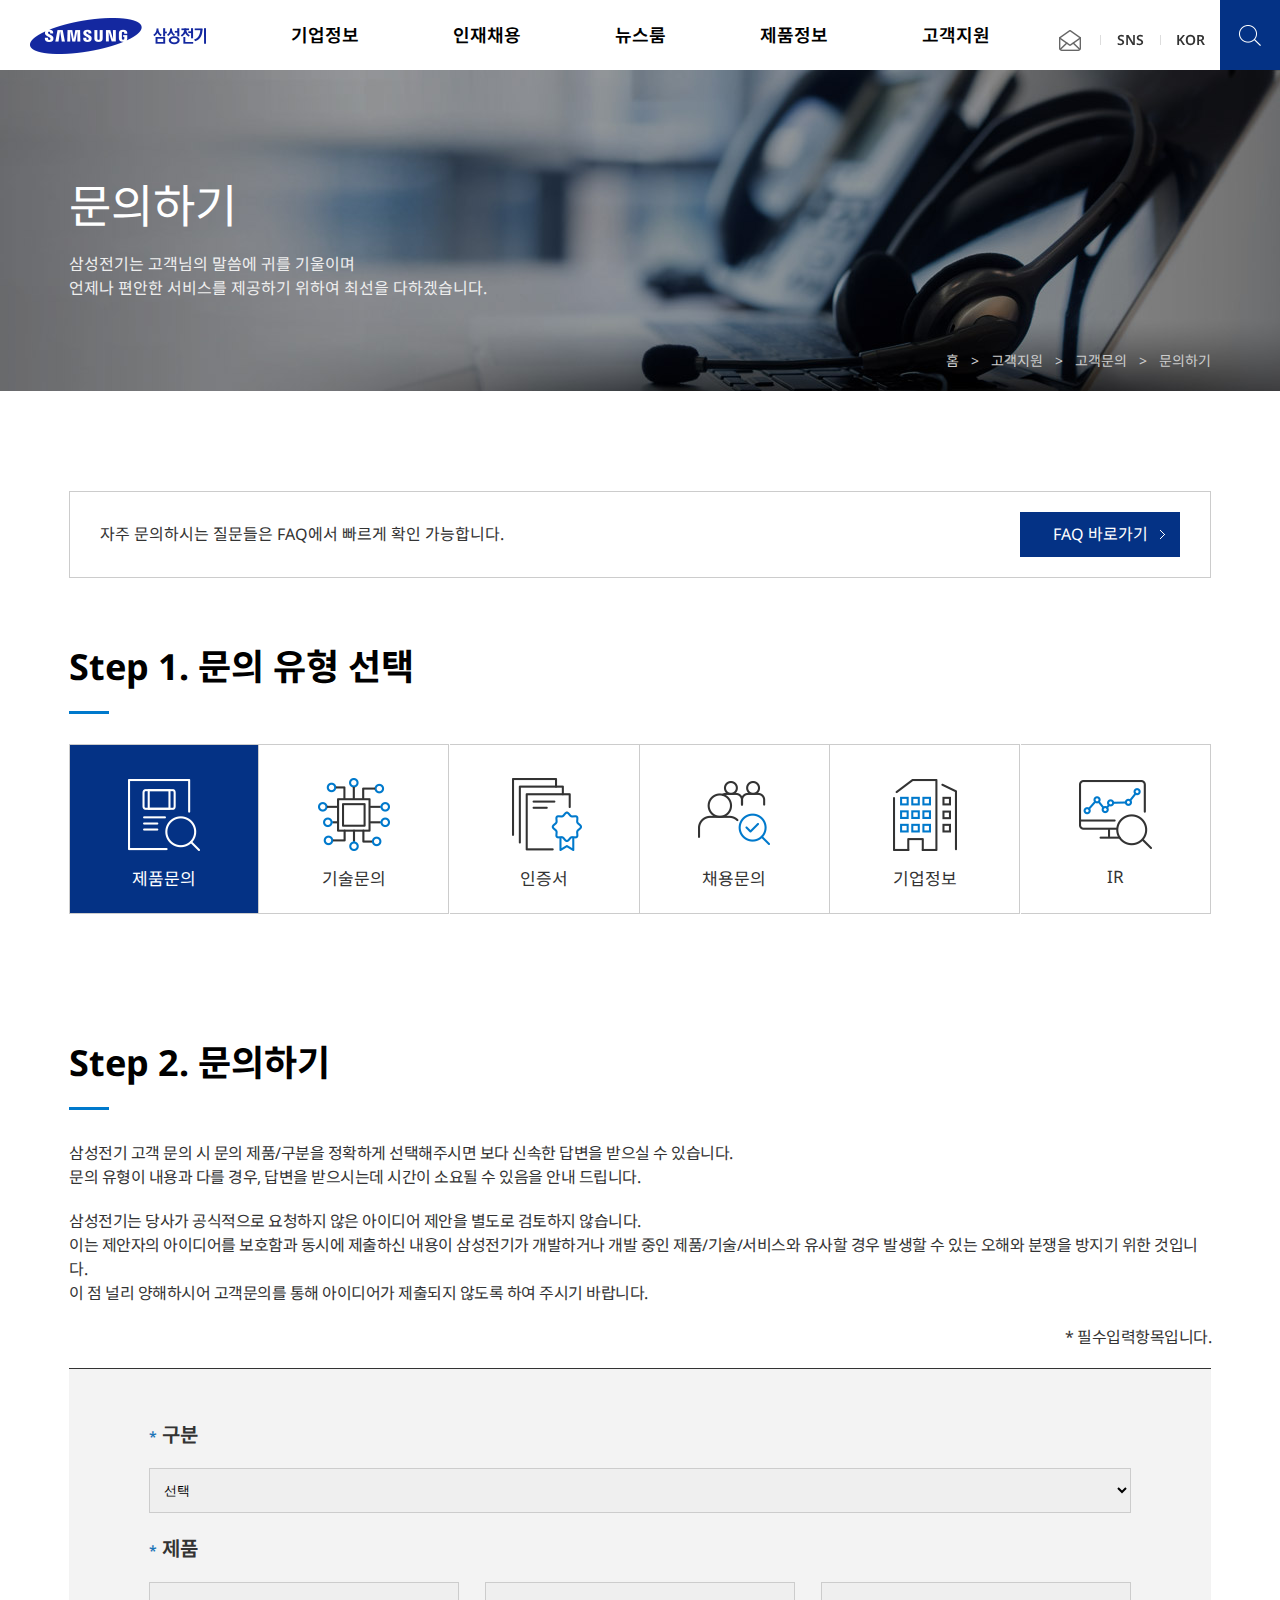
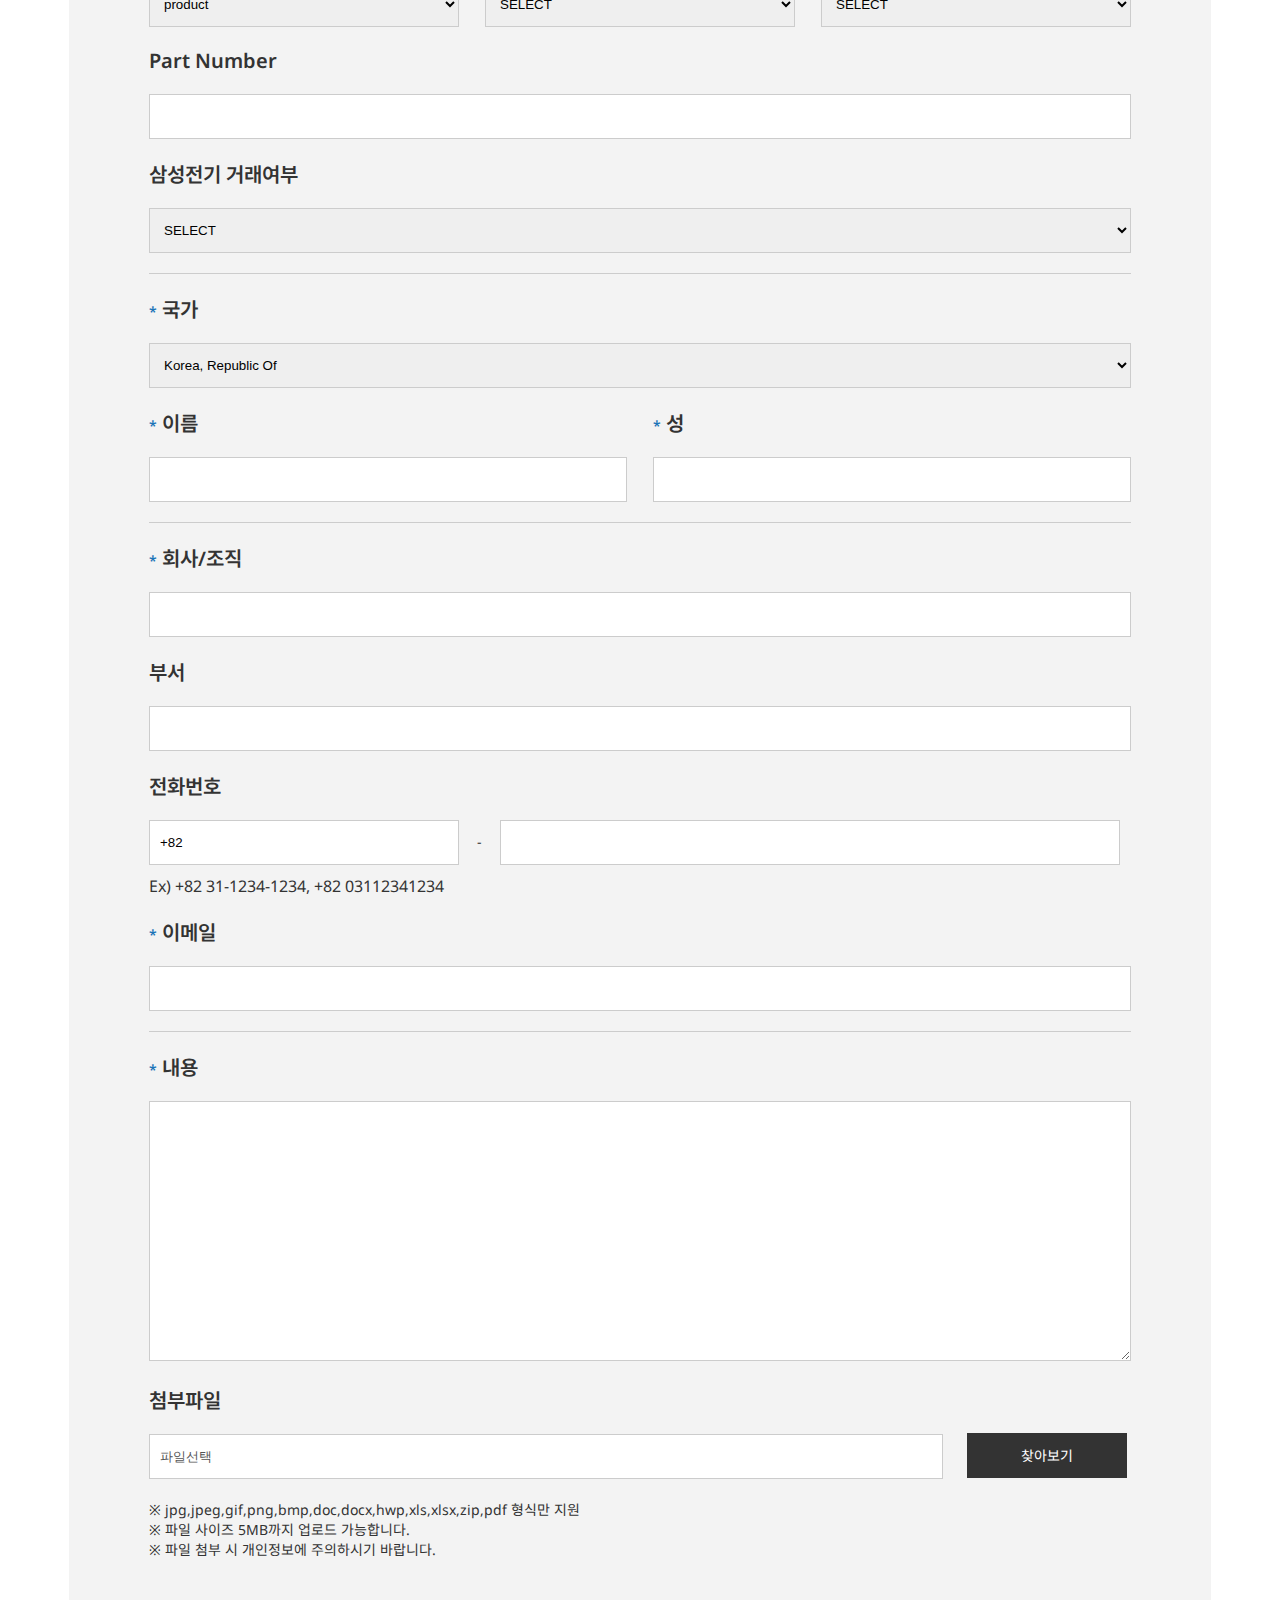
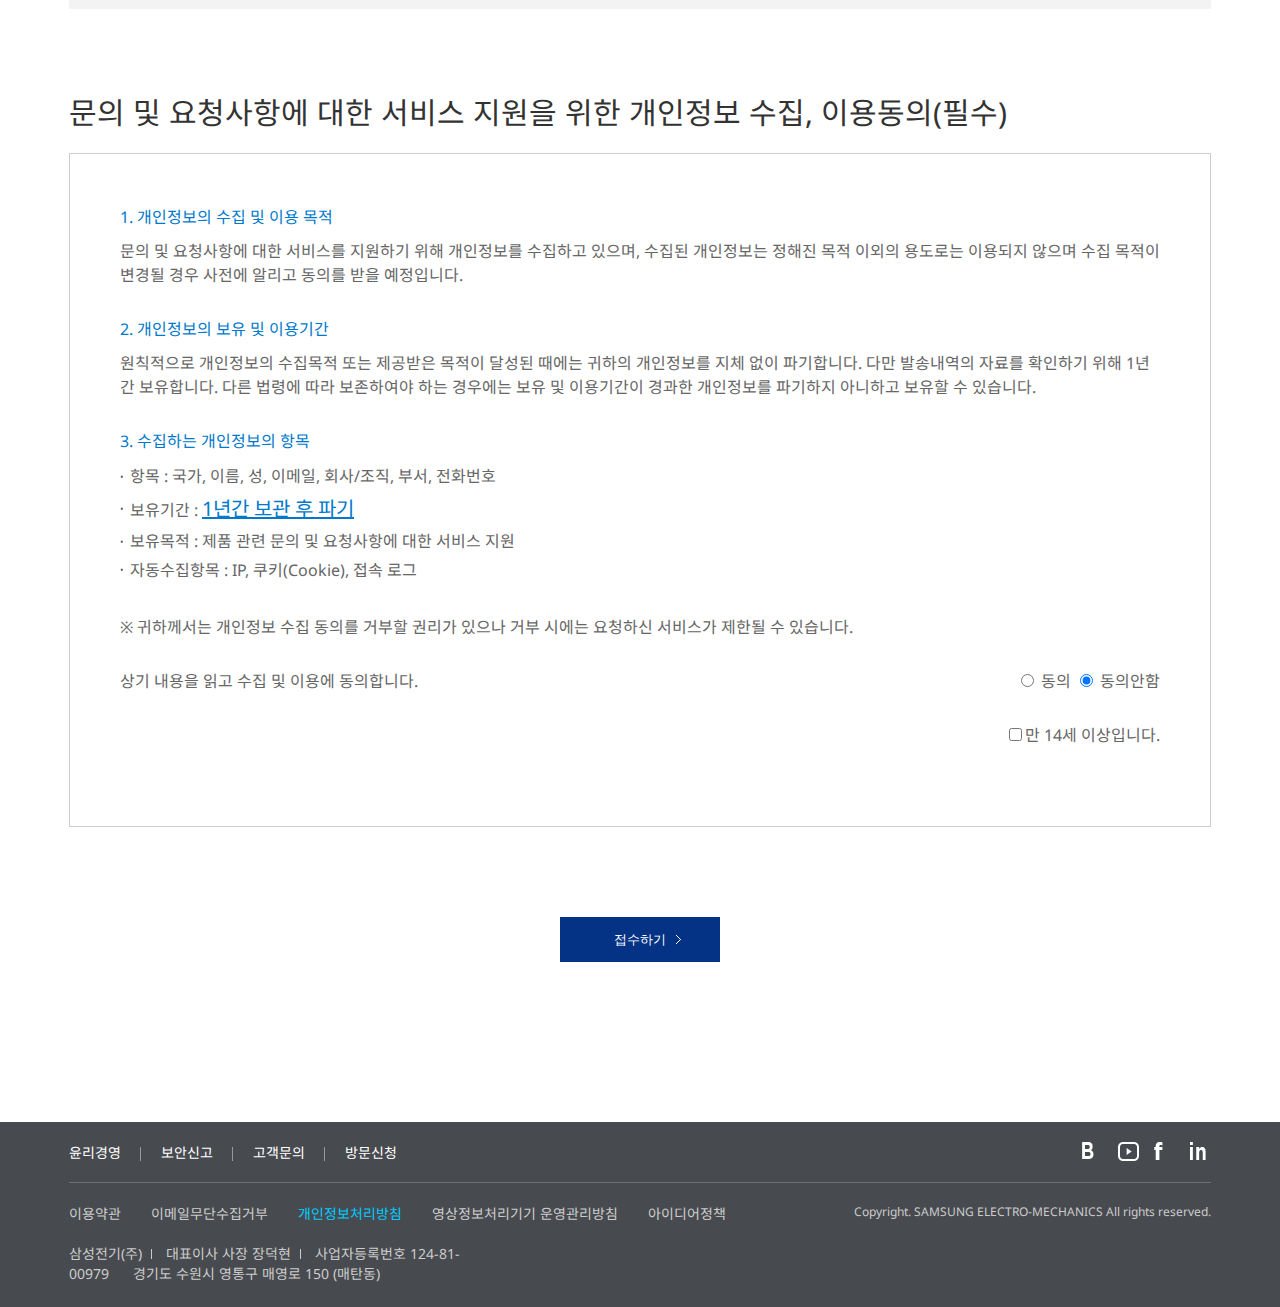
<file: sub1.html>
<!DOCTYPE html>
<html lang="ko">
<head>
<meta charset="UTF-8">
<meta http-equiv="X-UA-Compatible" content="IE=edge">
<meta name="viewport" content="width=device-width, initial-scale=1.0">
<title>제품문의 | 문의하기 | 삼성전기</title>
<link rel="stylesheet" href="css/import.css">
<link rel="stylesheet" href="css/sub1.css">
<script defer src="js/main.js"></script>
</head>
<body>
<!-- 본문바로가기 -->
<div id="skipNavi"><a href="#container">본문바로가기</a></div>
<!-- //본문바로가기 -->
<hr />
<div id="wrap">
    <!-- header -->
    <div id="header">

    </div>
    <!-- //header -->
    <hr />
    <!-- container -->
    <div id="container">
        <!-- spot -->
        <div class="spot">
            <!-- spot_inner -->
            <div class="spot_inner">
                <h2>문의하기</h2>
                <p>삼성전기는 고객님의 말씀에 귀를 기울이며<br />
                   언제나 편안한 서비스를 제공하기 위하여 최선을 다하겠습니다.</p>
                <p class="path">홈 &nbsp; &gt; &nbsp; 고객지원 &nbsp; &gt; &nbsp; 고객문의 &nbsp; &gt; &nbsp; 문의하기</p>
            </div>
        </div>
        <!-- //spot -->
        <hr />
        <!-- content -->
        <div id="content">
            <!-- faq -->
            <div class="faq">
                <p>자주 문의하시는 질문들은 FAQ에서 빠르게 확인 가능합니다.</p>
                <a href="#">FAQ 바로가기</a>
            </div>
            <!-- step1 -->
            
            <h3>Step 1. 문의 유형 선택</h3>
            <div class="step1">
            <ul >
            <li class="on"><a href="#" title="제품문의 바로가기">제품문의</a></li>
            <li><a href="#" title="기술문의 바로가기">기술문의</a></li>
            <li><a href="#" title="인증서 바로가기">인증서</a></li>
            <li><a href="#" title="채용문의 바로가기">채용문의</a></li>
            <li><a href="#" title="기업정보 바로가기">기업정보</a></li>
            <li><a href="#" title="IR 바로가기">IR</a></li>
            </ul>
            </div>
            <!-- step2 -->
            <h3>Step 2. 문의하기</h3>
            <div class="step2">
            <p>삼성전기 고객 문의 시 문의 제품/구분을 정확하게 선택해주시면 보다 신속한 답변을 받으실 수 있습니다.<br />
                문의 유형이 내용과 다를 경우, 답변을 받으시는데 시간이 소요될 수 있음을 안내 드립니다.</p>
            <p>
                삼성전기는 당사가 공식적으로 요청하지 않은 아이디어 제안을 별도로 검토하지 않습니다. <br/>
                이는 제안자의 아이디어를 보호함과 동시에 제출하신 내용이 삼성전기가 개발하거나 개발 중인 제품/기술/서비스와 유사할 경우 발생할 수 있는 오해와 분쟁을 방지기 위한 것입니다.<br/>
                이 점 널리 양해하시어 고객문의를 통해 아이디어가 제출되지 않도록 하여 주시기 바랍니다.
            </p>
            
            <p class="essential"><span>*</span> 필수입력항목입니다.</p>
            <form action="/" method="post">
            <fieldset>
            <legend class="blind">문의하기</legend>
                <dl>
                    <dt><label for="type"><span>*</span>구분</label></dt>
                    <dd>
                        <select id="type" title="구분">
                            <option value="선택">선택</option>
                            <option value="구입문의">구입문의</option>
                            <option value="샘플요청">샘플요청</option>
                            <option value="견적요청">견적요청</option>
                            <option value="Component Library">Component Library 관련 문의</option>
                        </select>
                    </dd> 
                    <dt><label for="product"><span>*</span>제품</label></dt>
                    <dd class="product">
                        <select id="product" title="제품 선택 첫번째">
                            <option value="product">product</option>
                            <option value="Passive Component">Passive Component</option>
                            <option value="Automotive">Automotive</option>
                            <option value="Module">Module</option>
                        </select>
                        <select title="제품 선택 두번째">
                            <option value="SELECT">SELECT</option>
                        </select>
                        <select title="제품 선택 세번째">
                            <option value="SELECT">SELECT</option>
                        </select>
                    </dd>
                    <dt><label for="partNum">Part Number</label></dt>
                    <dd>
                        <input type="text" id="partNum">
                    </dd>
                    <dt><label for="deal">삼성전기 거래여부</label></dt>
                    <dd class="separate">
                        <select id="deal" title="삼성전기 거래여부">
                            <option value="SELECT">SELECT</option>
                            <option value="삼성전기 거래중"></option>
                            <option value="삼성전기 Sales Partners 거래중">삼성전기 Sales Partners 거래중</option>
                            <option value="거래예정">거래예정</option>
                            <option value="기타">기타</option>
                        </select>
                    </dd>
                    <dt><label for="nation"><span>*</span>국가</label></dt>
                    <dd>
                        <select id="nation" title="국가 선택">
                            <option value="Korea, Republic Of">Korea, Republic Of</option>
                            <option value="China">China</option>
                            <option value="Japan">Japan</option>
                            <option value="Thailand">Thailand</option>
                            <option value="India">India</option>
                        </select>
                    </dd>
                    <dd class="separate user">
                        <dl>
                        <dt><label for="firstName"><span>*</span>이름</label></dt>
                        <dd><input type="text" id="firstName" title="이름"></dd>
                        </dl>
                        <dl>
                        <dt><label for="lastName"><span>*</span>성</label></dt>
                        <dd><input type="text" id="lastName" title="성"></dd>
                        </dl>
                    </dd>
                    <dt>
                        <label for="opice"><span>*</span>회사/조직</label></dt>
                    <dd>
                        <input type="text" id="opice">
                    </dd>
                    <dt><label for="defartment">부서</label></dt>
                    <dd><input type="text" id="defartment" title="부서"></dd>
                    <dt><label for="phone">전화번호</label></dt>
                    <dd class="phone">
                        <input type="tel" id="phone" value="+82" maxlength="4" title="전화번호(국가번호입력)" />&nbsp;-&nbsp;<input type="tel" maxlength="20" title="전화번호(국가번호를 제외한 나머지 번호입력)"> <br />
                        <p>Ex) +82 31-1234-1234, +82 03112341234</p>
                    </dd>
                    <dt><label for="mail"><span>*</span>이메일</label></dt>
                    <dd class="separate"><input type="email" id="mail" title="이메일"></dd>
                    <dt><label for="context"><span>*</span>내용</label></dt>
                    <dd>
                        <textarea id="context" cols="30" rows="10"></textarea>
                    </dd>
                    <dt>첨부파일</dt>
                    <dd class="attach">
                       <input type="text" value="파일선택" disabled title="첨부파일 선택" /> 
                       <label for="attachfile">찾아보기</label>
                       <input type="file" id="attachfile">
                       <ul>
                        <li>※ jpg,jpeg,gif,png,bmp,doc,docx,hwp,xls,xlsx,zip,pdf 형식만 지원</li>
                        <li>※ 파일 사이즈 5MB까지 업로드 가능합니다.</li>
                        <li>※ 파일 첨부 시 개인정보에 주의하시기 바랍니다.</li>
                       </ul>
                    </dd>
                </dl>

                <!-- 개인정보 동의 -->
                <h4>문의 및 요청사항에 대한 서비스 지원을 위한 개인정보 수집, 이용동의(필수)</h4>
                <div class="agree">
                    <h5>1. 개인정보의 수집 및 이용 목적</h5>
                    <p>문의 및 요청사항에 대한 서비스를 지원하기 위해 개인정보를 수집하고 있으며, 수집된 개인정보는 정해진 목적 이외의 용도로는 이용되지 않으며 수집 목적이 변경될 경우 사전에 알리고 동의를 받을 예정입니다.</p>
                    <h5>2. 개인정보의 보유 및 이용기간</h5>
                    <p>원칙적으로 개인정보의 수집목적 또는 제공받은 목적이 달성된 때에는 귀하의 개인정보를 지체 없이 파기합니다. 다만 발송내역의 자료를 확인하기 위해 1년간 보유합니다. 다른 법령에 따라 보존하여야 하는 경우에는 보유 및 이용기간이 경과한 개인정보를 파기하지 아니하고 보유할 수 있습니다.</p>
                    <h5>3. 수집하는 개인정보의 항목</h5>
                    <ul>
                    <li>항목 : 국가, 이름, 성, 이메일, 회사/조직, 부서, 전화번호</li>
                    <li>보유기간 : <span>1년간 보관 후 파기</span></li>
                    <li>보유목적 : 제품 관련 문의 및 요청사항에 대한 서비스 지원</li>
                    <li>자동수집항목 : IP, 쿠키(Cookie), 접속 로그</li>
                    </ul>
                    <p>※ 귀하께서는 개인정보 수집 동의를 거부할 권리가 있으나 거부 시에는 요청하신 서비스가 제한될 수 있습니다.</p>
                    <p><span>상기 내용을 읽고 수집 및 이용에 동의합니다.</span>
                        <span>
                            <input type="radio" id="agreeY" name="agree" title="개인정보 필수항목 동의 여부(Y)" value="Y">
                            <label for="agreeY">동의</label>

                            <input type="radio" id="agreeN" name="agree" title="개인정보 필수항목 동의 여부(N)" checked value="N">
                            <label for="agreeN">동의안함</label>
                        </span>
                    </p>
                    <p><input type="checkbox" id="age" /><label for="age">만 14세 이상입니다.</label></p>
                </div>
                <input type="submit" value="접수하기" title="접수하기 바로가기">
            </fieldset>
            </form>
            </div>
        </div>
        <!-- //content -->
    </div>
    <!-- //container -->
    <hr />
    <!-- footer -->
    <div id="footer">
       
    </div>
    <!-- //footer -->
</div>
<script>
    async function fetchHtmlAsText(url){
        const response = await fetch(url);
        return await response.text();
    }

    async function importPage(target) {
        document.querySelector('#' + target).innerHTML = await fetchHtmlAsText(target + '.html');
    }
    importPage('header');
    importPage('footer');
</script>
</body>
</html>
</file>
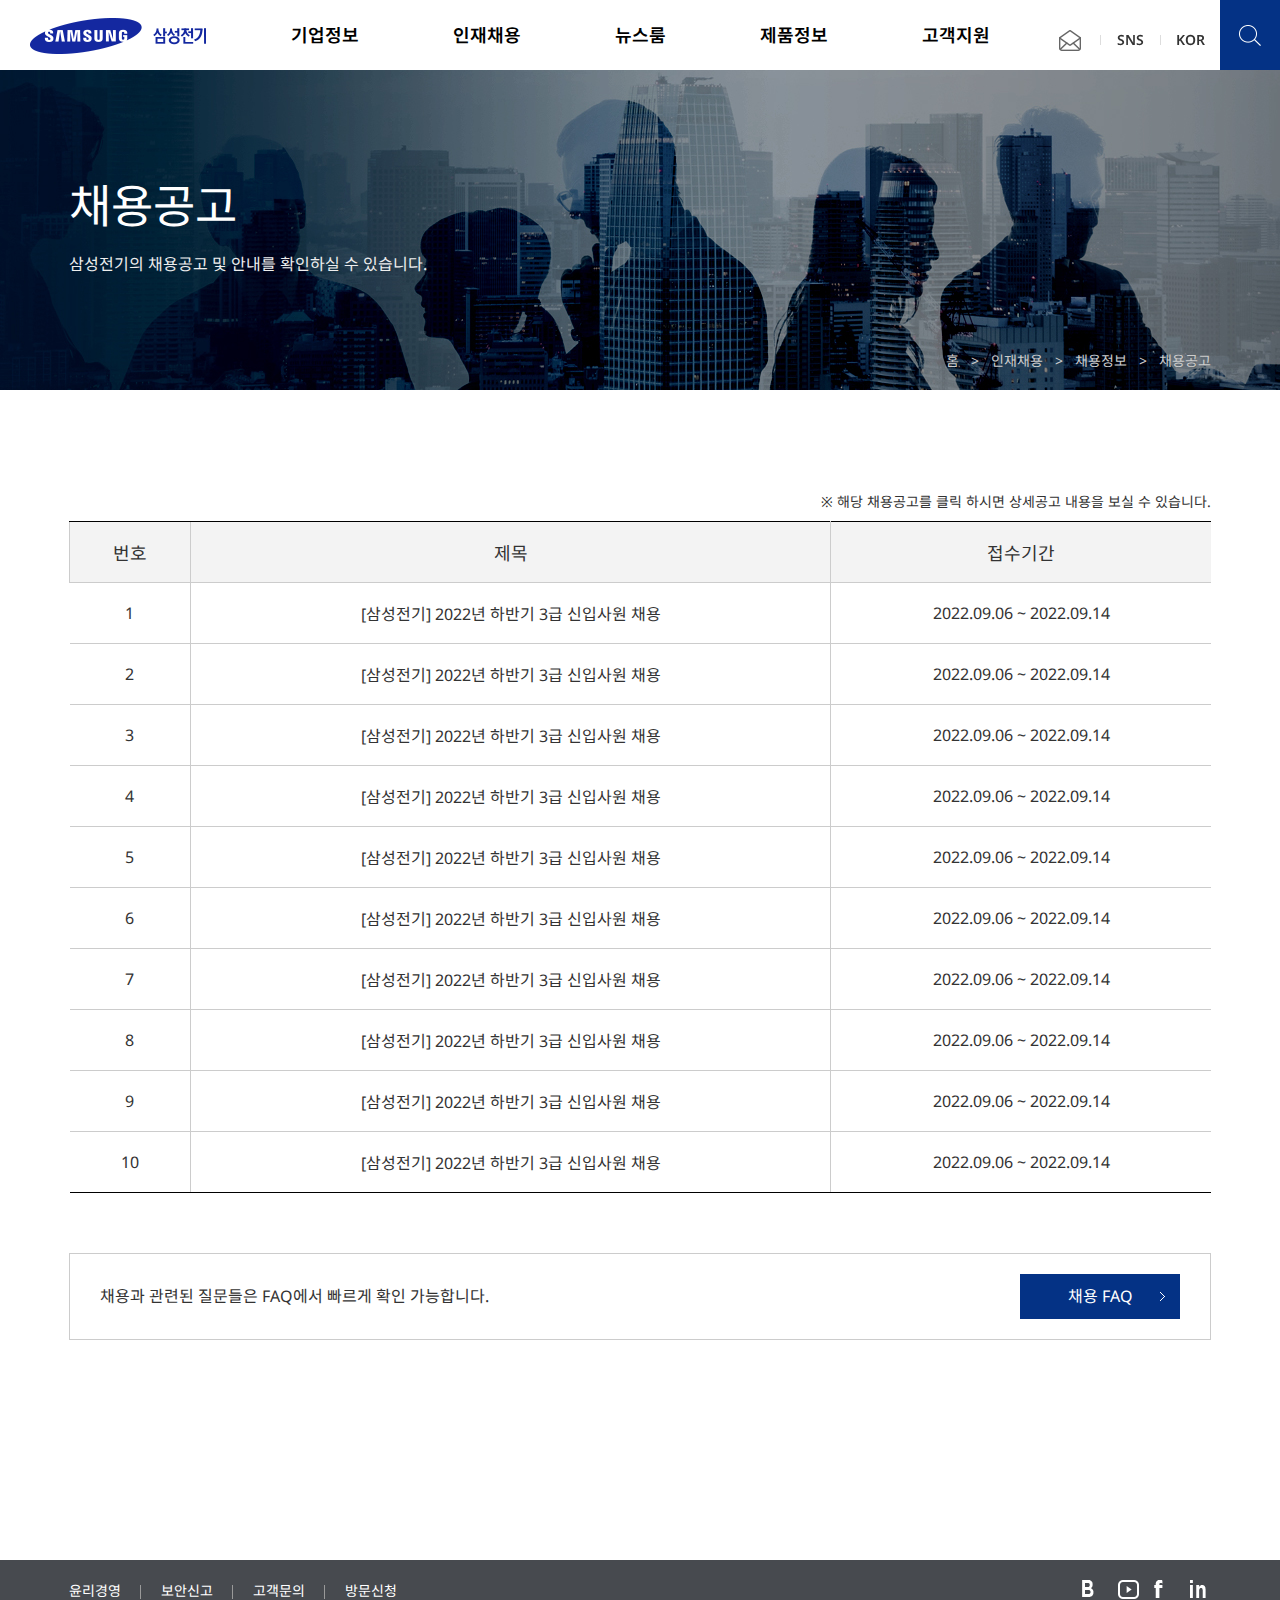
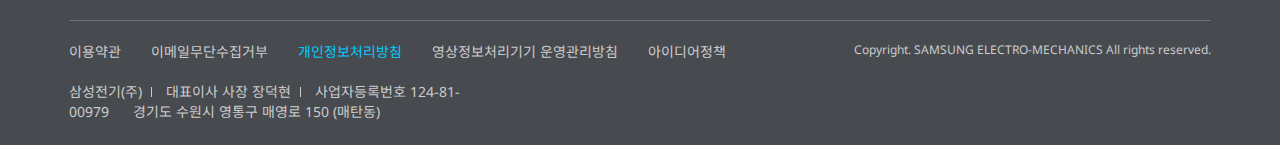
<file: sub2.html>
<!DOCTYPE html>
<html lang="ko">
<head>
<meta charset="UTF-8">
<meta http-equiv="X-UA-Compatible" content="IE=edge">
<meta name="viewport" content="width=device-width, initial-scale=1.0">
<title>채용공고 | 인재채용 | 삼성전기</title>
<link rel="stylesheet" href="css/import.css">
<link rel="stylesheet" href="css/sub2.css">
<script defer src="js/main.js"></script>
</head>
<body>
<div id="wrap">
    <!-- header -->
    <div id="header">

    </div>
    <!-- //header -->
    <hr />
    <!-- container -->
    <div id="container">
        <!-- spot -->
        <div class="spot">
            <!-- spot_inner -->
            <div class="spot_inner">
                <h2>채용공고</h2>
                <p>삼성전기의 채용공고 및 안내를 확인하실 수 있습니다.</p>
                <p class="path">홈 &nbsp; &gt; &nbsp; 인재채용 &nbsp; &gt; &nbsp; 채용정보 &nbsp; &gt; &nbsp; 채용공고</p>
            </div>
        </div>
        <!-- //spot -->
        <hr />
        <!-- content -->
        <div id="content">
            <p class="info_txt">※ 해당 채용공고를 클릭 하시면 상세공고 내용을 보실 수 있습니다.</p>
            <table class="job">
            <caption class="blind">채용공고</caption>
            <thead>
            <tr>
            <th scope="col">번호</th>
            <th scope="col">제목</th>
            <th scope="col">접수기간</th>
            </tr>
            </thead>
            <tbody>
            <tr>
            <td>1</td>
            <td><a href="#">[삼성전기] 2022년 하반기 3급 신입사원 채용</a></td>
            <td>2022.09.06 ~ 2022.09.14</td>
            </tr>
            <tr>
            <td>2</td>
            <td><a href="#">[삼성전기] 2022년 하반기 3급 신입사원 채용</a></td>
            <td>2022.09.06 ~ 2022.09.14</td>
            </tr>
            <tr>
            <td>3</td>
            <td><a href="#">[삼성전기] 2022년 하반기 3급 신입사원 채용</a></td>
            <td>2022.09.06 ~ 2022.09.14</td>
            </tr>
            <tr>
            <td>4</td>
            <td><a href="#">[삼성전기] 2022년 하반기 3급 신입사원 채용</a></td>
            <td>2022.09.06 ~ 2022.09.14</td>
            </tr>
            <tr>
            <td>5</td>
            <td><a href="#">[삼성전기] 2022년 하반기 3급 신입사원 채용</a></td>
            <td>2022.09.06 ~ 2022.09.14</td>
            </tr>
            <tr>
            <td>6</td>
            <td><a href="#">[삼성전기] 2022년 하반기 3급 신입사원 채용</a></td>
            <td>2022.09.06 ~ 2022.09.14</td>
            </tr>
            <tr>
            <td>7</td>
            <td><a href="#">[삼성전기] 2022년 하반기 3급 신입사원 채용</a></td>
            <td>2022.09.06 ~ 2022.09.14</td>
            </tr>
            <tr>
            <td>8</td>
            <td><a href="#">[삼성전기] 2022년 하반기 3급 신입사원 채용</a></td>
            <td>2022.09.06 ~ 2022.09.14</td>
            </tr>
            <tr>
            <td>9</td>
            <td><a href="#">[삼성전기] 2022년 하반기 3급 신입사원 채용</a></td>
            <td>2022.09.06 ~ 2022.09.14</td>
            </tr>
            <tr>
            <td>10</td>
            <td><a href="#">[삼성전기] 2022년 하반기 3급 신입사원 채용</a></td>
            <td>2022.09.06 ~ 2022.09.14</td>
            </tr>
            </tbody>
            </table>
            <!-- faq -->
            <div class="faq">
                <p>채용과 관련된 질문들은 FAQ에서 빠르게 확인 가능합니다.</p>
                <a href="#">채용 FAQ</a>
            </div>
        </div>
        <!-- //content -->
    </div>
    <!-- //container -->
    <hr />
    <!-- footer -->
    <div id="footer">
        
    </div>
</div>
<script>
    async function fetchHtmlAsText(url){
        const response = await fetch(url);
        return await response.text();
    }

    async function importPage(target) {
        document.querySelector('#' + target).innerHTML = await fetchHtmlAsText(target + '.html');
    }
    importPage('header');
    importPage('footer');
</script>
</body>
</html>
</file>
<file: css/sub1.css>
/*  */




/* container */
/* spot */
.spot{
    background: url(../images/faq_visual_img.jpg) no-repeat 50% 0; /*백그라운드 가져오기*/
    color: #fff;/*텍스트 컬러 넣어주기*/
}
.spot_inner>h2{
    font-size: 46px;
    margin-bottom: 15px;/*p와 떨어지기 위해*/
}
.spot_inner>p{
    font-size: 16px;
    color: #eee;
}
.spot_inner>p.path{
    position: absolute; bottom: 20px; right: 0;
    text-align: right;/*오른쪽에 배치*/
    font-size: 14px;
    color: #ccc;
}
/* content */
#content>h3{
    font-size: 36px; 
    color: #000;
    font-weight: bold;
}
#content>h3::after{
    content: "";
    display: block;
    width: 40px; height: 3px;
    background: #0079cc;
    margin: 20px 0 30px;
}
/* faq */
div.faq{
    display: flex; justify-content: space-between; /*플롯대신 플렉스. 공간이 비워지게 나란히두려면 스페이스비트윈.*/
    width: 100%;
    padding: 20px 30px; 
    box-sizing: border-box;
    border: 1px solid #ccc;
    margin-bottom: 60px;
}
div.faq>p{
    font-size: 16px; line-height: 45px;
}
div.faq>a{
    display: block; /*전체적으로 링크를 걸어주기위해*/
    width: 160px; height: 45px;
    background: #043285 url(../images/btn_arrow_ico_w.png) no-repeat 90% 50%;
    color: #fff; 
    font-size: 16px; 
    text-align: center;
    line-height: 45px;/*위에서 조금 떨어뜨리기 위해*/
}

/* step1 */
.step1>ul{
    display: flex;
    width: 100%;
    margin-bottom: 120px;
}
.step1> ul >li{ 
    flex: 1; 
    text-align: center;
}
.step1> ul >li> a{  
    display: block;
    width: 190px; height: 170px;
    padding-top: 120px;
    border: 1px solid #ccc;
    box-sizing: border-box;
    border-left: none;
    font-size: 17px;
}
.step1> ul >li:first-child> a{
    border: 1px solid #ccc;
    background: url(../images/ico_inquiry_01.png) no-repeat 50% 35%;
}
.step1> ul >li:nth-child(2)> a{
    background: url(../images/ico_inquiry_02.png) no-repeat 50% 35%;
}
.step1> ul >li:nth-child(3)> a{
    background: url(../images/ico_inquiry_03.png) no-repeat 50% 35%;
}
.step1> ul >li:nth-child(4)> a{
    background: url(../images/ico_inquiry_04.png) no-repeat 50% 35%;
}
.step1> ul >li:nth-child(5)> a{
    background: url(../images/ico_inquiry_05.png) no-repeat 50% 35%;
}
.step1> ul >li:nth-child(6)> a{
    background: url(../images/ico_inquiry_06.png) no-repeat 50% 35%;
}
.step1> ul >li:first-child.on>a{
    background: #043285 url(../images/ico_inquiry_on_01.png) no-repeat 50% 35%;
    color: #fff; 
}

/* step2 */
.step2 >p{
    font-size: 16px;
    letter-spacing: -0.5px;
    margin-bottom: 20px;
}
.step2 >p.essential{
    text-align: right;
    margin-bottom: 20px;
}
.step2 >form >fieldset > dl{
    border-top: 1px solid #333;
    padding: 50px 80px;
    background-color: #f3f3f3;
}
.step2 > form dt{
    font-size: 20px;
    font-weight: 600;
}
.step2 > form dt>label>span{
    padding-right: 5px;
    color: #1a73b7;
    font-size: 14px;
}
.step2 > form dl input,.step2 > form select{
    width: 100%; height: 45px;
    border: 1px solid #ccc; 
    margin: 20px 0;
    box-sizing: border-box;
    padding: 0 10px;
}
.step2 > form textarea{
    width: 100%; height: 260px;
    padding: 18px;
    border: 1px solid #ccc;
    margin: 20px 0;
    box-sizing: border-box;
}

.step2 > form dd.product{
    display: flex;
    justify-content: space-between;
}
.step2 > form dd.product select{
    width: 310px;
}
.step2 > form dd.separate{
    border-bottom: 1px solid #ccc;
    margin-bottom: 20px;
}
.step2 > form dd.user{ 
    justify-content: space-between;
    display: flex;
}
.step2 > form dd.user>dl input{
    width: 478px;
}
.step2 > form dd.phone input{
    margin-bottom: 10px;
}
.step2 > form dd.phone input:first-of-type{
    width: 310px;
    margin-right: 14px;
}
.step2 > form dd.phone input:last-of-type{
    width: 620px;
    margin-left: 14px;
}
.step2 > form dd.phone p{
    padding-bottom: 20px;
    font-size: 16px;
    color: #333;
}
.step2 > form dd.attach input[type="text"]{
    width: 794px; 
    margin-right: 20px;
    background: #fff;
}
.step2 > form dd.attach label{
    display: inline-block;
    width: 160px;
    height: 45px;
    background: #333;
    color: #fff;
    text-align: center;
    line-height: 45px;
}
.step2 > form dd.attach input[type="file"]{
    display: none;
}

/* 개인정보동의 */
.step2 > form h4{
    font-size: 30px;
    margin: 80px 0 20px; 
}
.step2 > form div.agree{
    border: 1px solid #ccc;
    padding: 50px;
    margin-bottom: 90px;
    font-size: 16px;
    color: #666;
}
.step2 > form div.agree >h5{
    color: #0079cc;
    margin-bottom: 10px;
}
.step2 > form div.agree >p{
    margin-bottom: 30px;
}
.step2 > form div.agree >ul{
    margin-bottom: 30px;
}
.step2 > form div.agree >ul>li{
    background: url(../images/bg_list_dot.gif) no-repeat 0 50%;
    text-indent: 10px; 
    line-height: 1.8;
}
.step2 > form div.agree >ul>li>span{
    color: #0079cc;
    font-size: 20px;
    text-decoration: underline;
}
.step2 > form div.agree p:nth-last-of-type(1){
    text-align: right;
}
.step2 > form div.agree p:nth-last-of-type(2){
    display: flex;
    justify-content: space-between;
}

/* 접수하기 */
.step2 > form input[type="submit"]{
    display: block; width: 160px; height: 45px;
    margin: 0 auto;
    border: none;
    background: #043285 url(../images/btn_arrow_ico_w.png) no-repeat 75% 50%;
    color: #fff; text-align: center;
}
</file>
<file: css/sub2.css>
/* container */
/* spot */
.spot{
    background: url(../images/careers_visual_img.jpg) no-repeat 50% 0; /*백그라운드 가져오기*/
    color: #fff;/*텍스트 컬러 넣어주기*/
}
.spot_inner>h2{
    font-size: 46px;
    margin-bottom: 15px;/*p와 떨어지기 위해*/
}
.spot_inner>p{
    font-size: 16px;
    color: #eee;
}
.spot_inner>p.path{
    position: absolute; bottom: 20px; right: 0;
    text-align: right;/*오른쪽에 배치*/
    font-size: 14px;
    color: #ccc;
}
/* faq */
div.faq{
    display: flex; justify-content: space-between; /*플롯대신 플렉스. 공간이 비워지게 나란히두려면 스페이스비트윈.*/
    width: 100%;
    padding: 20px 30px; 
    box-sizing: border-box;
    border: 1px solid #ccc;
    margin-bottom: 60px;
}
div.faq>p{
    font-size: 16px; line-height: 45px;
}
div.faq>a{
    display: block; /*전체적으로 링크를 걸어주기위해*/
    width: 160px; height: 45px;
    background: #043285 url(../images/btn_arrow_ico_w.png) no-repeat 90% 50%;
    color: #fff; 
    font-size: 16px; 
    text-align: center;
    line-height: 45px;/*위에서 조금 떨어뜨리기 위해*/
}
/* content */
p.info_txt{
    text-align: right;
    margin-bottom: 10px;
}
table.job{
    width: 100%;
    margin-bottom: 60px;
}
.job th,.job td{
    height: 60px; 
    border: 1px solid #ccc;
    text-align: center;
}
.job thead th{
    border-top: 1px solid #000;
    background: #f3f3f3;
     font-size: 18px;
}
.job thead th:first-of-type{
    width: 120px; border-right: none;
}
.job thead th:nth-of-type(2){
    width: 640px;
}
.job thead th:last-of-type{
    width: 380px;
    border-right: none;
}

.job tbody td{
    border-top: none;
    font-size: 16px;
}
.job tbody td:first-of-type{
    border-left: none;
}
.job tbody td:last-of-type{
    border-right: none;
}
.job tbody tr:last-of-type td{
    border-bottom: 1px solid #000;
}
</file>
<file: css/import.css>
/* import.css */
@import url(reset.css);
@import url(layout.css);
@import url(header.css);
@import url(footer.css);
</file>
